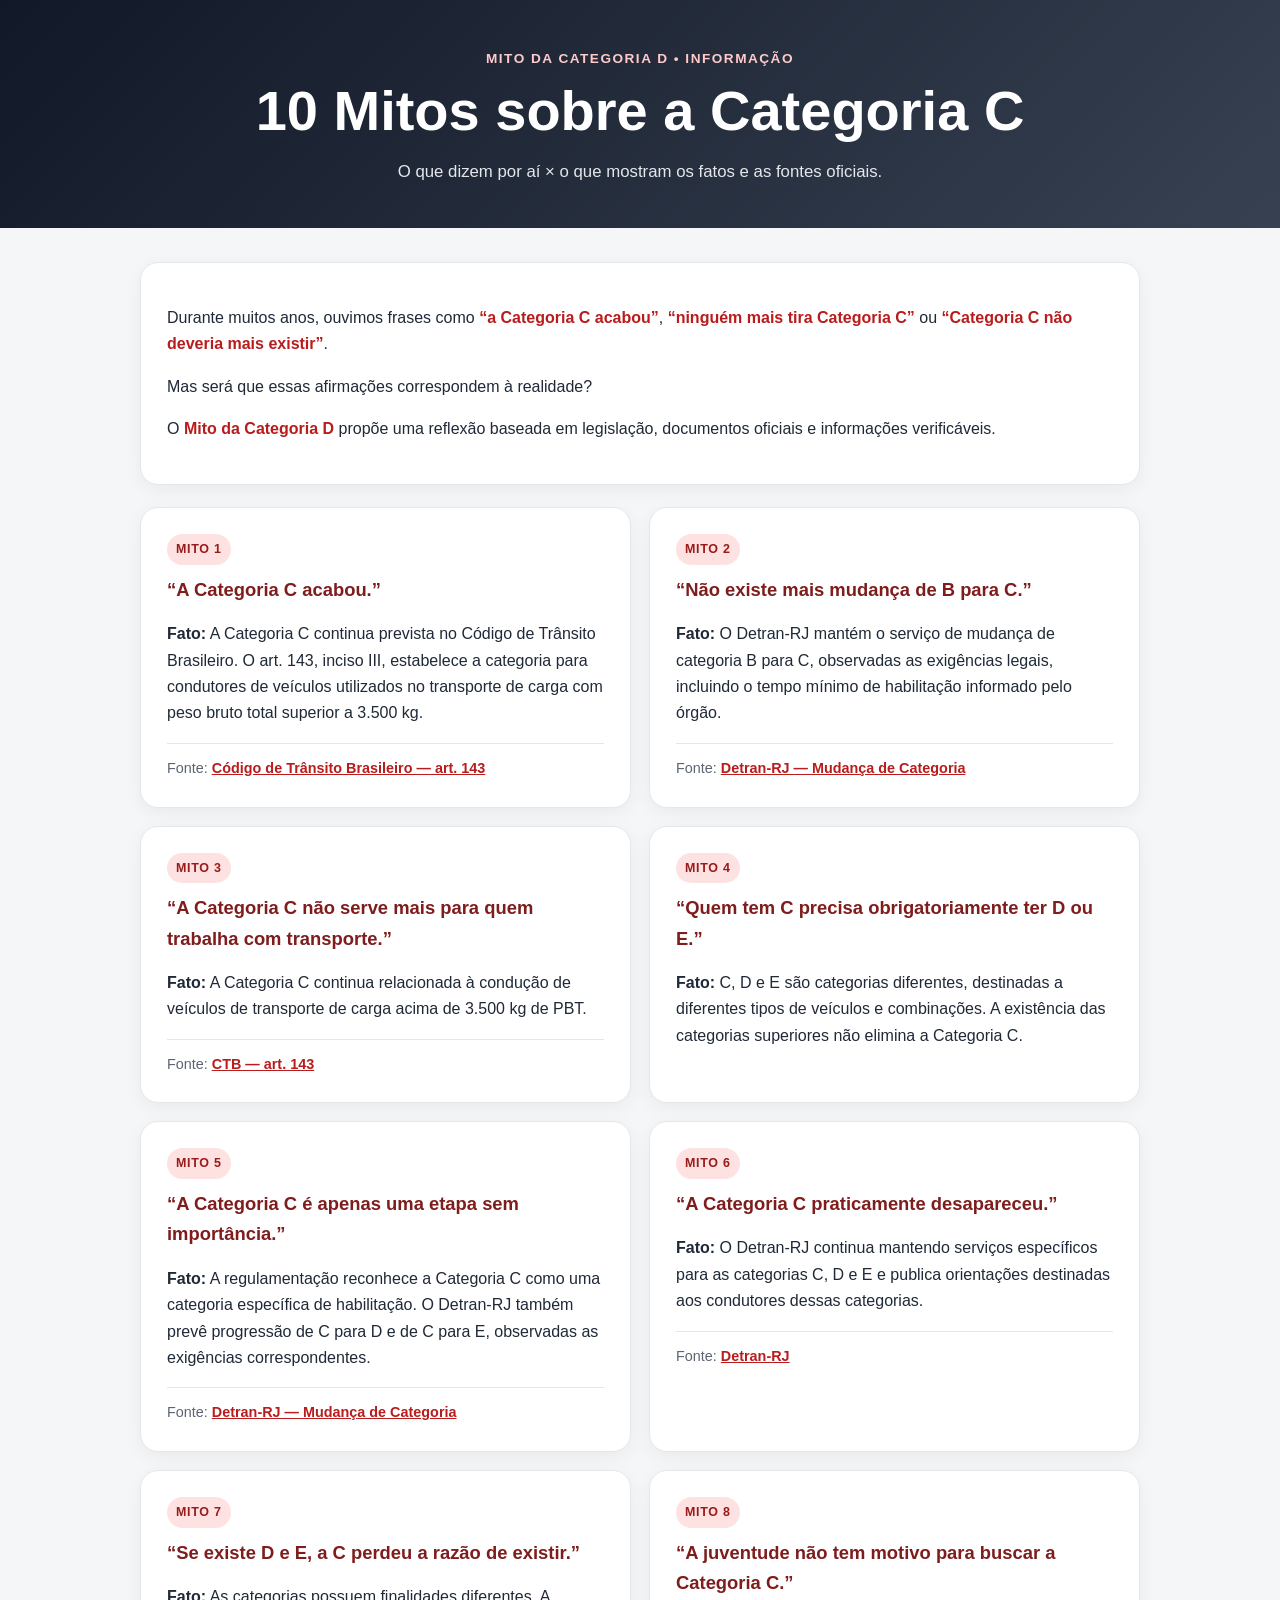
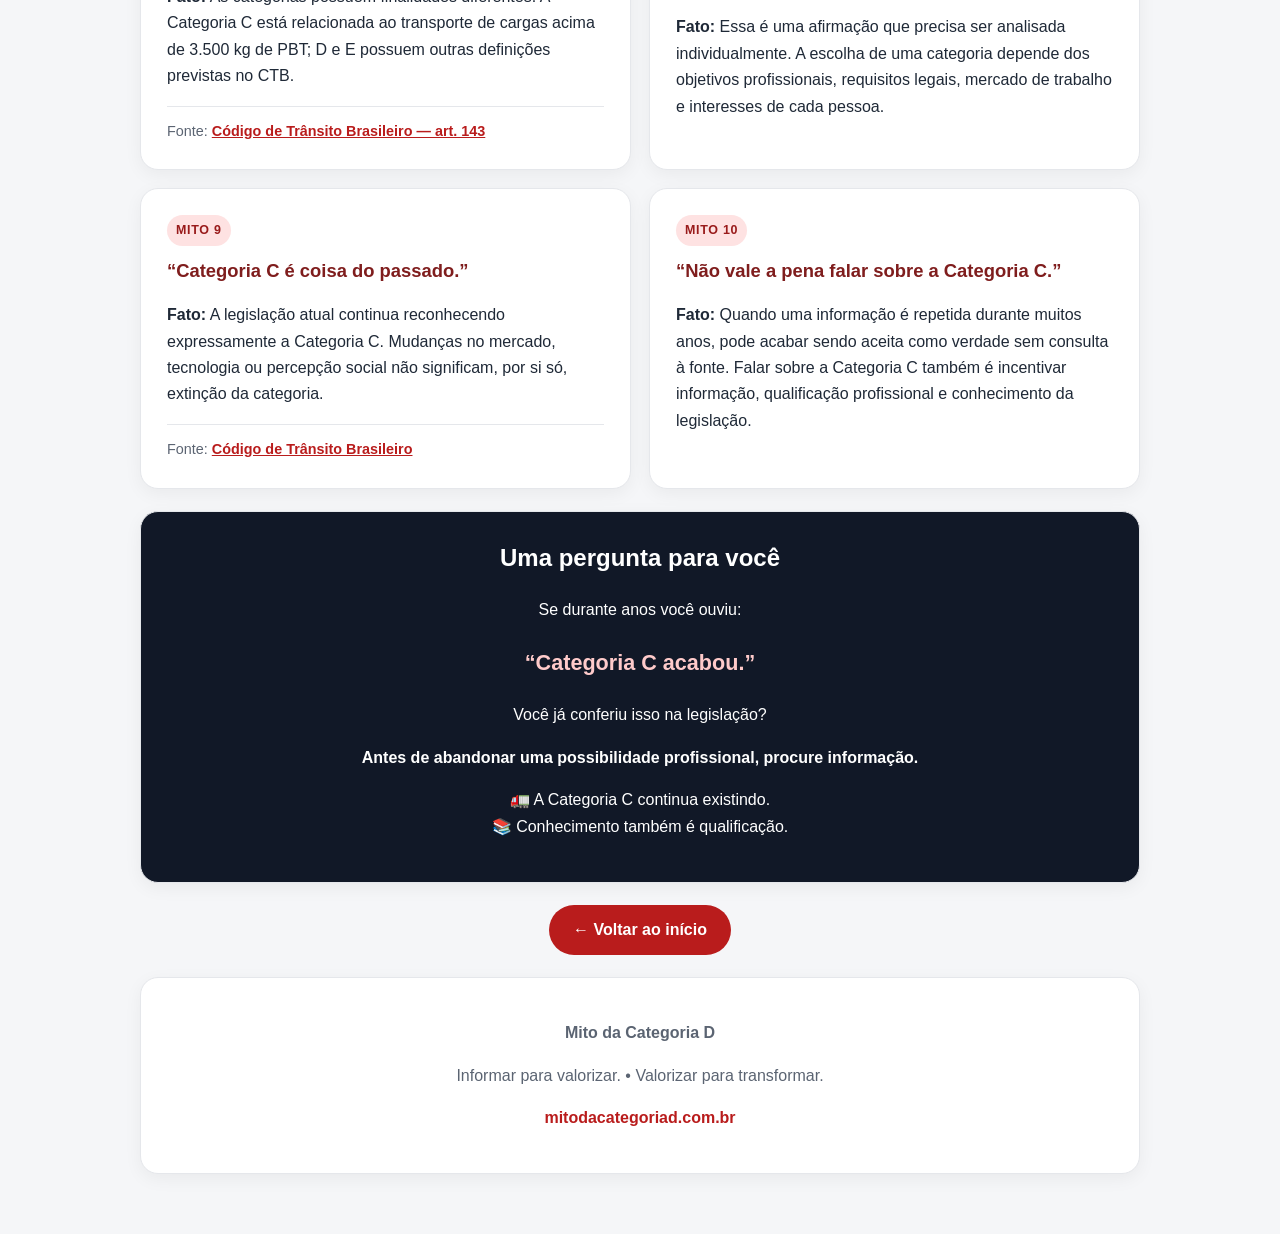
<file: 10-mitos-categoria-c.html>
<!DOCTYPE html>
<html lang="pt-BR">
<head>
  <meta charset="UTF-8">
  <meta name="viewport" content="width=device-width, initial-scale=1.0">
  <meta name="description" content="10 mitos sobre a Categoria C: informações e fontes oficiais para ajudar a diferenciar percepção, opinião e legislação.">
  <title>10 Mitos sobre a Categoria C | Mito da Categoria D</title>
  <style>
    :root {
      --bg: #f5f6f8;
      --card: #ffffff;
      --text: #1f2937;
      --muted: #5b6472;
      --accent: #b91c1c;
      --accent-dark: #7f1d1d;
      --border: #e5e7eb;
    }
    * { box-sizing: border-box; }
    body {
      margin: 0;
      font-family: Arial, Helvetica, sans-serif;
      background: var(--bg);
      color: var(--text);
      line-height: 1.65;
    }
    header {
      background: linear-gradient(135deg, #111827, #374151);
      color: white;
      padding: 48px 20px 42px;
      text-align: center;
    }
    header .eyebrow {
      color: #fecaca;
      font-weight: 700;
      letter-spacing: 1.5px;
      font-size: .85rem;
      text-transform: uppercase;
    }
    header h1 {
      margin: 10px auto;
      max-width: 900px;
      font-size: clamp(2rem, 6vw, 3.5rem);
      line-height: 1.1;
    }
    header p {
      max-width: 760px;
      margin: 16px auto 0;
      color: #e5e7eb;
      font-size: 1.05rem;
    }
    main {
      width: min(1000px, calc(100% - 32px));
      margin: 34px auto 60px;
    }
    .intro, .myth, .question, footer {
      background: var(--card);
      border: 1px solid var(--border);
      border-radius: 18px;
      padding: 26px;
      box-shadow: 0 5px 18px rgba(0,0,0,.05);
    }
    .intro { margin-bottom: 22px; }
    .intro strong { color: var(--accent); }
    .grid {
      display: grid;
      grid-template-columns: repeat(2, minmax(0, 1fr));
      gap: 18px;
    }
    .myth h2 {
      margin-top: 0;
      color: var(--accent-dark);
      font-size: 1.15rem;
    }
    .myth .label {
      display: inline-block;
      font-size: .78rem;
      font-weight: 700;
      text-transform: uppercase;
      letter-spacing: .7px;
      padding: 5px 9px;
      border-radius: 999px;
      background: #fee2e2;
      color: #991b1b;
      margin-bottom: 10px;
    }
    .source {
      margin-top: 15px;
      padding-top: 13px;
      border-top: 1px solid var(--border);
      color: var(--muted);
      font-size: .9rem;
    }
    .source a {
      color: var(--accent);
      font-weight: 700;
    }
    .question {
      margin-top: 22px;
      text-align: center;
      background: #111827;
      color: white;
    }
    .question h2 { margin-top: 0; }
    .question .highlight {
      font-size: 1.35rem;
      font-weight: 800;
      color: #fecaca;
    }
    footer {
      margin-top: 22px;
      text-align: center;
      color: var(--muted);
    }
    footer a {
      color: var(--accent);
      font-weight: 700;
      text-decoration: none;
    }
    .voltar-inicio {
      text-align: center;
      margin: 22px 0 0;
    }

    .voltar-inicio a {
      display: inline-block;
      padding: 12px 24px;
      background: var(--accent);
      color: white;
      text-decoration: none;
      border-radius: 25px;
      font-weight: 700;
      font-size: 1rem;
      transition: transform .2s ease, opacity .2s ease;
    }

    .voltar-inicio a:hover {
      transform: scale(1.04);
      opacity: .92;
    }

    @media (max-width: 720px) {
      main { width: min(100% - 20px, 1000px); }
      .grid { grid-template-columns: 1fr; }
      .intro, .myth, .question, footer { padding: 21px; }
    }
  </style>
</head>

<body>
  <header>
    <div class="eyebrow">Mito da Categoria D • Informação</div>
    <h1>10 Mitos sobre a Categoria C</h1>
    <p>O que dizem por aí × o que mostram os fatos e as fontes oficiais.</p>
  </header>

  <main>
    <section class="intro">
      <p>Durante muitos anos, ouvimos frases como <strong>“a Categoria C acabou”</strong>,
      <strong>“ninguém mais tira Categoria C”</strong> ou <strong>“Categoria C não deveria mais existir”</strong>.</p>
      <p>Mas será que essas afirmações correspondem à realidade?</p>
      <p>O <strong>Mito da Categoria D</strong> propõe uma reflexão baseada em legislação,
      documentos oficiais e informações verificáveis.</p>
    </section>

    <section class="grid">

      <article class="myth">
        <span class="label">Mito 1</span>
        <h2>“A Categoria C acabou.”</h2>
        <p><strong>Fato:</strong> A Categoria C continua prevista no Código de Trânsito Brasileiro.
        O art. 143, inciso III, estabelece a categoria para condutores de veículos utilizados no
        transporte de carga com peso bruto total superior a 3.500 kg.</p>
        <div class="source">Fonte: <a href="https://www.planalto.gov.br/ccivil_03/leis/l9503compilado.htm" target="_blank" rel="noopener">Código de Trânsito Brasileiro — art. 143</a></div>
      </article>

      <article class="myth">
        <span class="label">Mito 2</span>
        <h2>“Não existe mais mudança de B para C.”</h2>
        <p><strong>Fato:</strong> O Detran-RJ mantém o serviço de mudança de categoria B para C,
        observadas as exigências legais, incluindo o tempo mínimo de habilitação informado pelo órgão.</p>
        <div class="source">Fonte: <a href="https://www.detran.rj.gov.br/todos-os-servicos/servicos-hab/mudanca-de-categoria.html" target="_blank" rel="noopener">Detran-RJ — Mudança de Categoria</a></div>
      </article>

      <article class="myth">
        <span class="label">Mito 3</span>
        <h2>“A Categoria C não serve mais para quem trabalha com transporte.”</h2>
        <p><strong>Fato:</strong> A Categoria C continua relacionada à condução de veículos de
        transporte de carga acima de 3.500 kg de PBT.</p>
        <div class="source">Fonte: <a href="https://www.planalto.gov.br/ccivil_03/leis/l9503compilado.htm" target="_blank" rel="noopener">CTB — art. 143</a></div>
      </article>

      <article class="myth">
        <span class="label">Mito 4</span>
        <h2>“Quem tem C precisa obrigatoriamente ter D ou E.”</h2>
        <p><strong>Fato:</strong> C, D e E são categorias diferentes, destinadas a diferentes tipos
        de veículos e combinações. A existência das categorias superiores não elimina a Categoria C.</p>
      </article>

      <article class="myth">
        <span class="label">Mito 5</span>
        <h2>“A Categoria C é apenas uma etapa sem importância.”</h2>
        <p><strong>Fato:</strong> A regulamentação reconhece a Categoria C como uma categoria
        específica de habilitação. O Detran-RJ também prevê progressão de C para D e de C para E,
        observadas as exigências correspondentes.</p>
        <div class="source">Fonte: <a href="https://www.detran.rj.gov.br/todos-os-servicos/servicos-hab/mudanca-de-categoria.html" target="_blank" rel="noopener">Detran-RJ — Mudança de Categoria</a></div>
      </article>

      <article class="myth">
        <span class="label">Mito 6</span>
        <h2>“A Categoria C praticamente desapareceu.”</h2>
        <p><strong>Fato:</strong> O Detran-RJ continua mantendo serviços específicos para as
        categorias C, D e E e publica orientações destinadas aos condutores dessas categorias.</p>
        <div class="source">Fonte: <a href="https://www.detran.rj.gov.br/" target="_blank" rel="noopener">Detran-RJ</a></div>
      </article>

      <article class="myth">
        <span class="label">Mito 7</span>
        <h2>“Se existe D e E, a C perdeu a razão de existir.”</h2>
        <p><strong>Fato:</strong> As categorias possuem finalidades diferentes. A Categoria C está
        relacionada ao transporte de cargas acima de 3.500 kg de PBT; D e E possuem outras definições
        previstas no CTB.</p>
        <div class="source">Fonte: <a href="https://www.planalto.gov.br/ccivil_03/leis/l9503compilado.htm" target="_blank" rel="noopener">Código de Trânsito Brasileiro — art. 143</a></div>
      </article>

      <article class="myth">
        <span class="label">Mito 8</span>
        <h2>“A juventude não tem motivo para buscar a Categoria C.”</h2>
        <p><strong>Fato:</strong> Essa é uma afirmação que precisa ser analisada individualmente.
        A escolha de uma categoria depende dos objetivos profissionais, requisitos legais, mercado
        de trabalho e interesses de cada pessoa.</p>
      </article>

      <article class="myth">
        <span class="label">Mito 9</span>
        <h2>“Categoria C é coisa do passado.”</h2>
        <p><strong>Fato:</strong> A legislação atual continua reconhecendo expressamente a Categoria C.
        Mudanças no mercado, tecnologia ou percepção social não significam, por si só, extinção da categoria.</p>
        <div class="source">Fonte: <a href="https://www.planalto.gov.br/ccivil_03/leis/l9503compilado.htm" target="_blank" rel="noopener">Código de Trânsito Brasileiro</a></div>
      </article>

      <article class="myth">
        <span class="label">Mito 10</span>
        <h2>“Não vale a pena falar sobre a Categoria C.”</h2>
        <p><strong>Fato:</strong> Quando uma informação é repetida durante muitos anos, pode acabar
        sendo aceita como verdade sem consulta à fonte. Falar sobre a Categoria C também é incentivar
        informação, qualificação profissional e conhecimento da legislação.</p>
      </article>

    </section>

    <section class="question">
      <h2>Uma pergunta para você</h2>
      <p>Se durante anos você ouviu:</p>
      <p class="highlight">“Categoria C acabou.”</p>
      <p>Você já conferiu isso na legislação?</p>
      <p><strong>Antes de abandonar uma possibilidade profissional, procure informação.</strong></p>
      <p>🚛 A Categoria C continua existindo.<br>
      📚 Conhecimento também é qualificação.</p>
    </section>

    <div class="voltar-inicio">
      <a href="index.html">← Voltar ao início</a>
    </div>

    <footer>
      <p><strong>Mito da Categoria D</strong></p>
      <p>Informar para valorizar. • Valorizar para transformar.</p>
      <p><a href="https://www.mitodacategoriad.com.br/" target="_blank" rel="noopener">mitodacategoriad.com.br</a></p>
    </footer>

  </main>
</body>
</html>
</file>
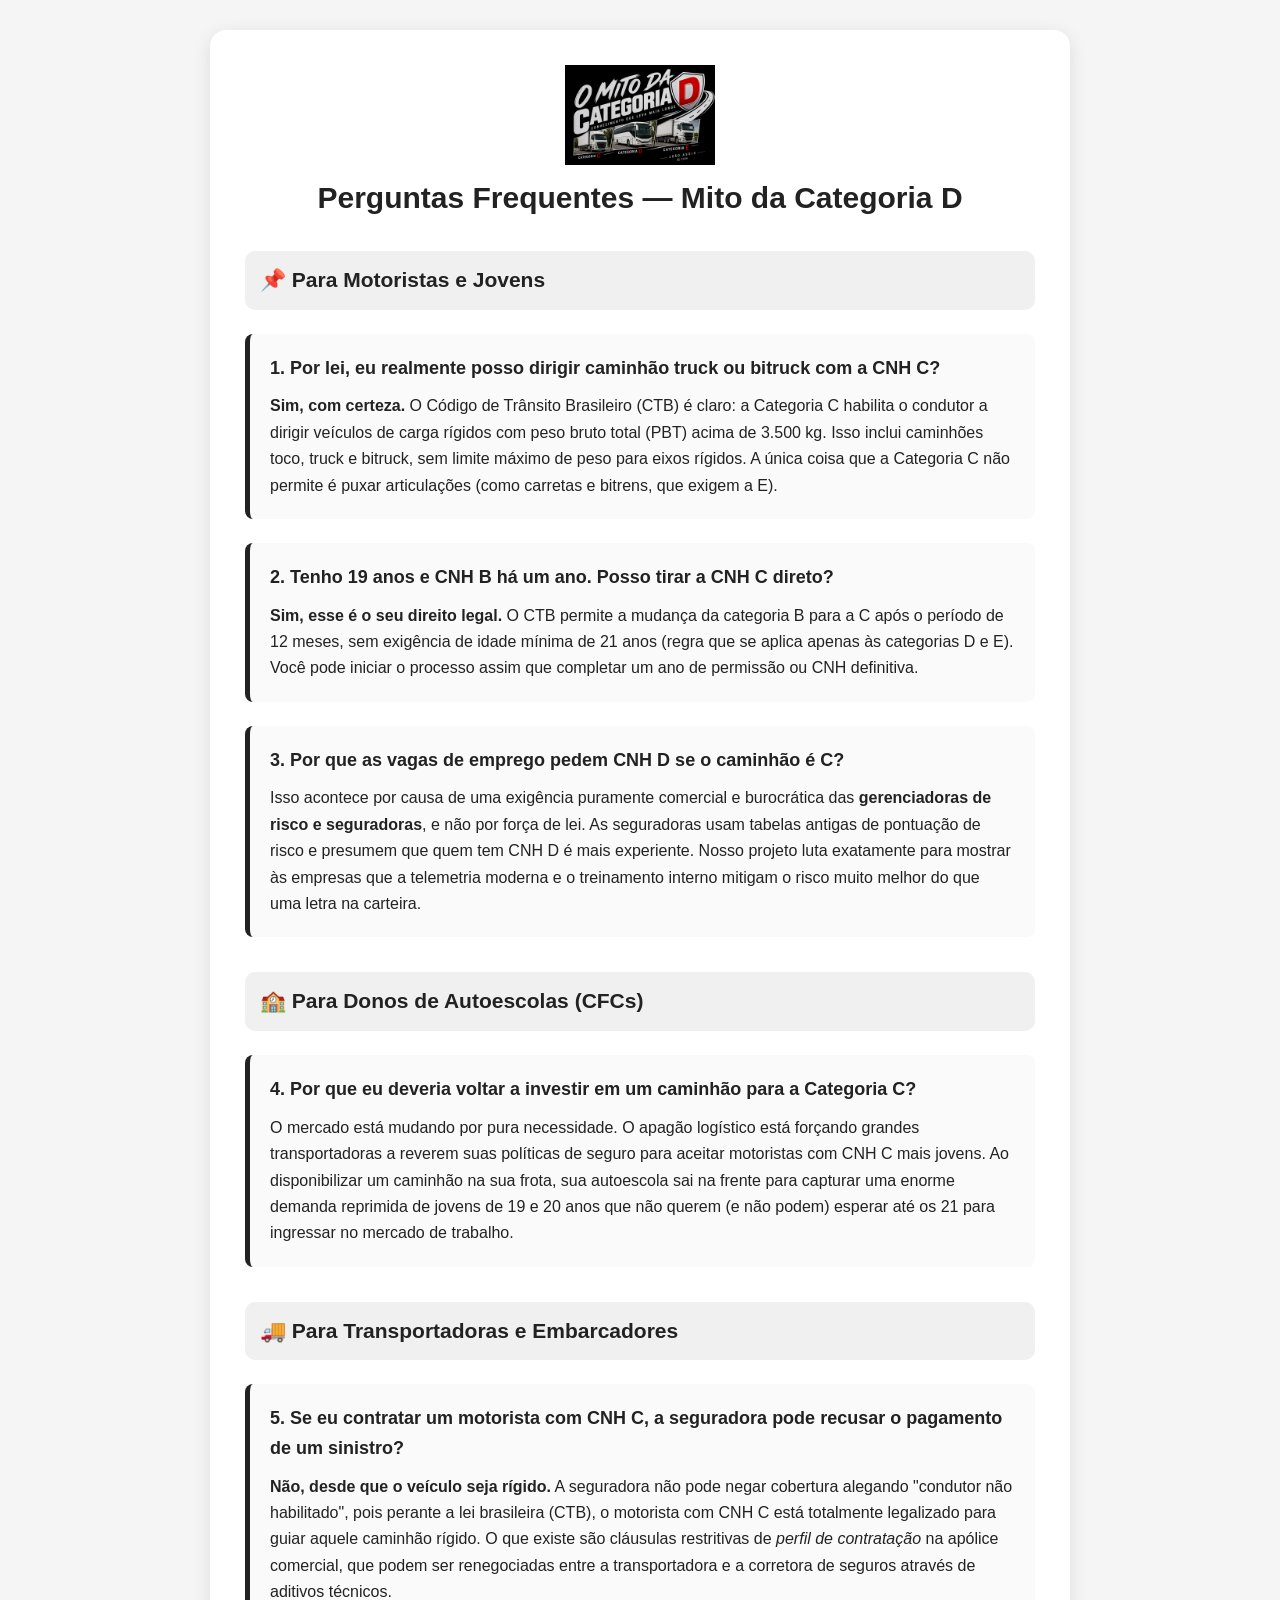
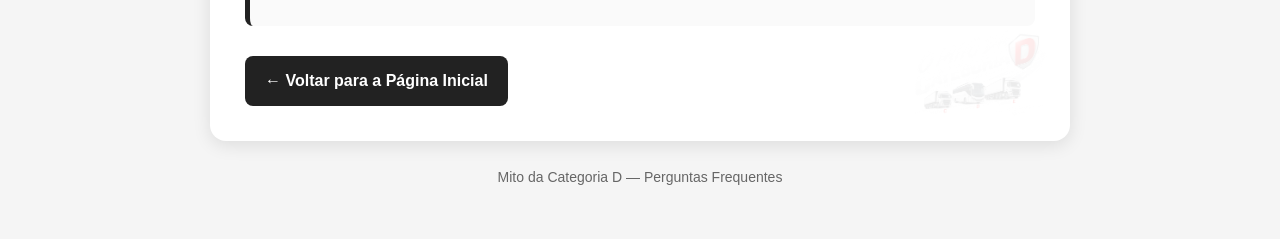
<file: faq.html>
<!DOCTYPE html>
<html lang="pt-BR">
<head>
<meta charset="UTF-8">
<meta name="viewport" content="width=device-width, initial-scale=1.0">
<title>Perguntas Frequentes (FAQ) — Mito da Categoria D</title>
<style>
*{box-sizing:border-box}
body{
  margin:0;
  font-family:Arial,Helvetica,sans-serif;
  background:#f5f5f5;
  color:#222;
  line-height:1.65;
}
.container{
  max-width:900px;
  margin:0 auto;
  padding:30px 20px 50px;
}
.card{
  position:relative;
  overflow:hidden;
  background:#fff;
  border-radius:16px;
  padding:35px;
  box-shadow:0 4px 18px rgba(0,0,0,.10);
}
.watermark{
  position:absolute;
  right:20px;
  bottom:20px;
  width:180px;
  opacity:.08;
  pointer-events:none;
}
.logo{
  display:block;
  max-width:150px;
  max-height:100px;
  margin:0 auto 15px;
  object-fit:contain;
}
h1{
  text-align:center;
  margin:10px 0 30px;
  font-size:30px;
  line-height:1.2;
}
h2{
  margin-top:35px;
  padding:12px 15px;
  border-radius:10px;
  background:#f0f0f0;
  font-size:21px;
}
.question{
  margin-top:24px;
  padding:20px;
  border-left:5px solid #222;
  background:#fafafa;
  border-radius:8px;
}
h3{
  margin:0 0 10px;
  font-size:18px;
}
.answer{margin:0}
strong{font-weight:700}
.back{
  display:inline-block;
  margin-top:30px;
  padding:12px 20px;
  background:#222;
  color:#fff;
  text-decoration:none;
  border-radius:8px;
  font-weight:bold;
}
footer{
  text-align:center;
  margin-top:25px;
  font-size:14px;
  color:#666;
}
@media(max-width:600px){
  .container{padding:15px 10px 30px}
  .card{padding:22px 16px}
  h1{font-size:24px}
  h2{font-size:18px}
  h3{font-size:16px}
  .question{padding:15px}
  .watermark{width:130px;right:10px;bottom:10px}
}
</style>
</head>
<body>
<div class="container">
  <main class="card">
    <img src="logo.png" alt="Mito da Categoria D" class="logo">

    <h1>Perguntas Frequentes — Mito da Categoria D</h1>

    <h2>📌 Para Motoristas e Jovens</h2>

    <section class="question">
      <h3>1. Por lei, eu realmente posso dirigir caminhão truck ou bitruck com a CNH C?</h3>
      <p class="answer"><strong>Sim, com certeza.</strong> O Código de Trânsito Brasileiro (CTB) é claro: a Categoria C habilita o condutor a dirigir veículos de carga rígidos com peso bruto total (PBT) acima de 3.500 kg. Isso inclui caminhões toco, truck e bitruck, sem limite máximo de peso para eixos rígidos. A única coisa que a Categoria C não permite é puxar articulações (como carretas e bitrens, que exigem a E).</p>
    </section>

    <section class="question">
      <h3>2. Tenho 19 anos e CNH B há um ano. Posso tirar a CNH C direto?</h3>
      <p class="answer"><strong>Sim, esse é o seu direito legal.</strong> O CTB permite a mudança da categoria B para a C após o período de 12 meses, sem exigência de idade mínima de 21 anos (regra que se aplica apenas às categorias D e E). Você pode iniciar o processo assim que completar um ano de permissão ou CNH definitiva.</p>
    </section>

    <section class="question">
      <h3>3. Por que as vagas de emprego pedem CNH D se o caminhão é C?</h3>
      <p class="answer">Isso acontece por causa de uma exigência puramente comercial e burocrática das <strong>gerenciadoras de risco e seguradoras</strong>, e não por força de lei. As seguradoras usam tabelas antigas de pontuação de risco e presumem que quem tem CNH D é mais experiente. Nosso projeto luta exatamente para mostrar às empresas que a telemetria moderna e o treinamento interno mitigam o risco muito melhor do que uma letra na carteira.</p>
    </section>

    <h2>🏫 Para Donos de Autoescolas (CFCs)</h2>

    <section class="question">
      <h3>4. Por que eu deveria voltar a investir em um caminhão para a Categoria C?</h3>
      <p class="answer">O mercado está mudando por pura necessidade. O apagão logístico está forçando grandes transportadoras a reverem suas políticas de seguro para aceitar motoristas com CNH C mais jovens. Ao disponibilizar um caminhão na sua frota, sua autoescola sai na frente para capturar uma enorme demanda reprimida de jovens de 19 e 20 anos que não querem (e não podem) esperar até os 21 para ingressar no mercado de trabalho.</p>
    </section>

    <h2>🚚 Para Transportadoras e Embarcadores</h2>

    <section class="question">
      <h3>5. Se eu contratar um motorista com CNH C, a seguradora pode recusar o pagamento de um sinistro?</h3>
      <p class="answer"><strong>Não, desde que o veículo seja rígido.</strong> A seguradora não pode negar cobertura alegando "condutor não habilitado", pois perante a lei brasileira (CTB), o motorista com CNH C está totalmente legalizado para guiar aquele caminhão rígido. O que existe são cláusulas restritivas de <em>perfil de contratação</em> na apólice comercial, que podem ser renegociadas entre a transportadora e a corretora de seguros através de aditivos técnicos.</p>
    </section>

    <a class="back" href="index.html">← Voltar para a Página Inicial</a>

    <img src="marca-dagua.png" alt="" class="watermark">
  </main>

  <footer>
    Mito da Categoria D — Perguntas Frequentes
  </footer>
</div>
</body>
</html>
</file>
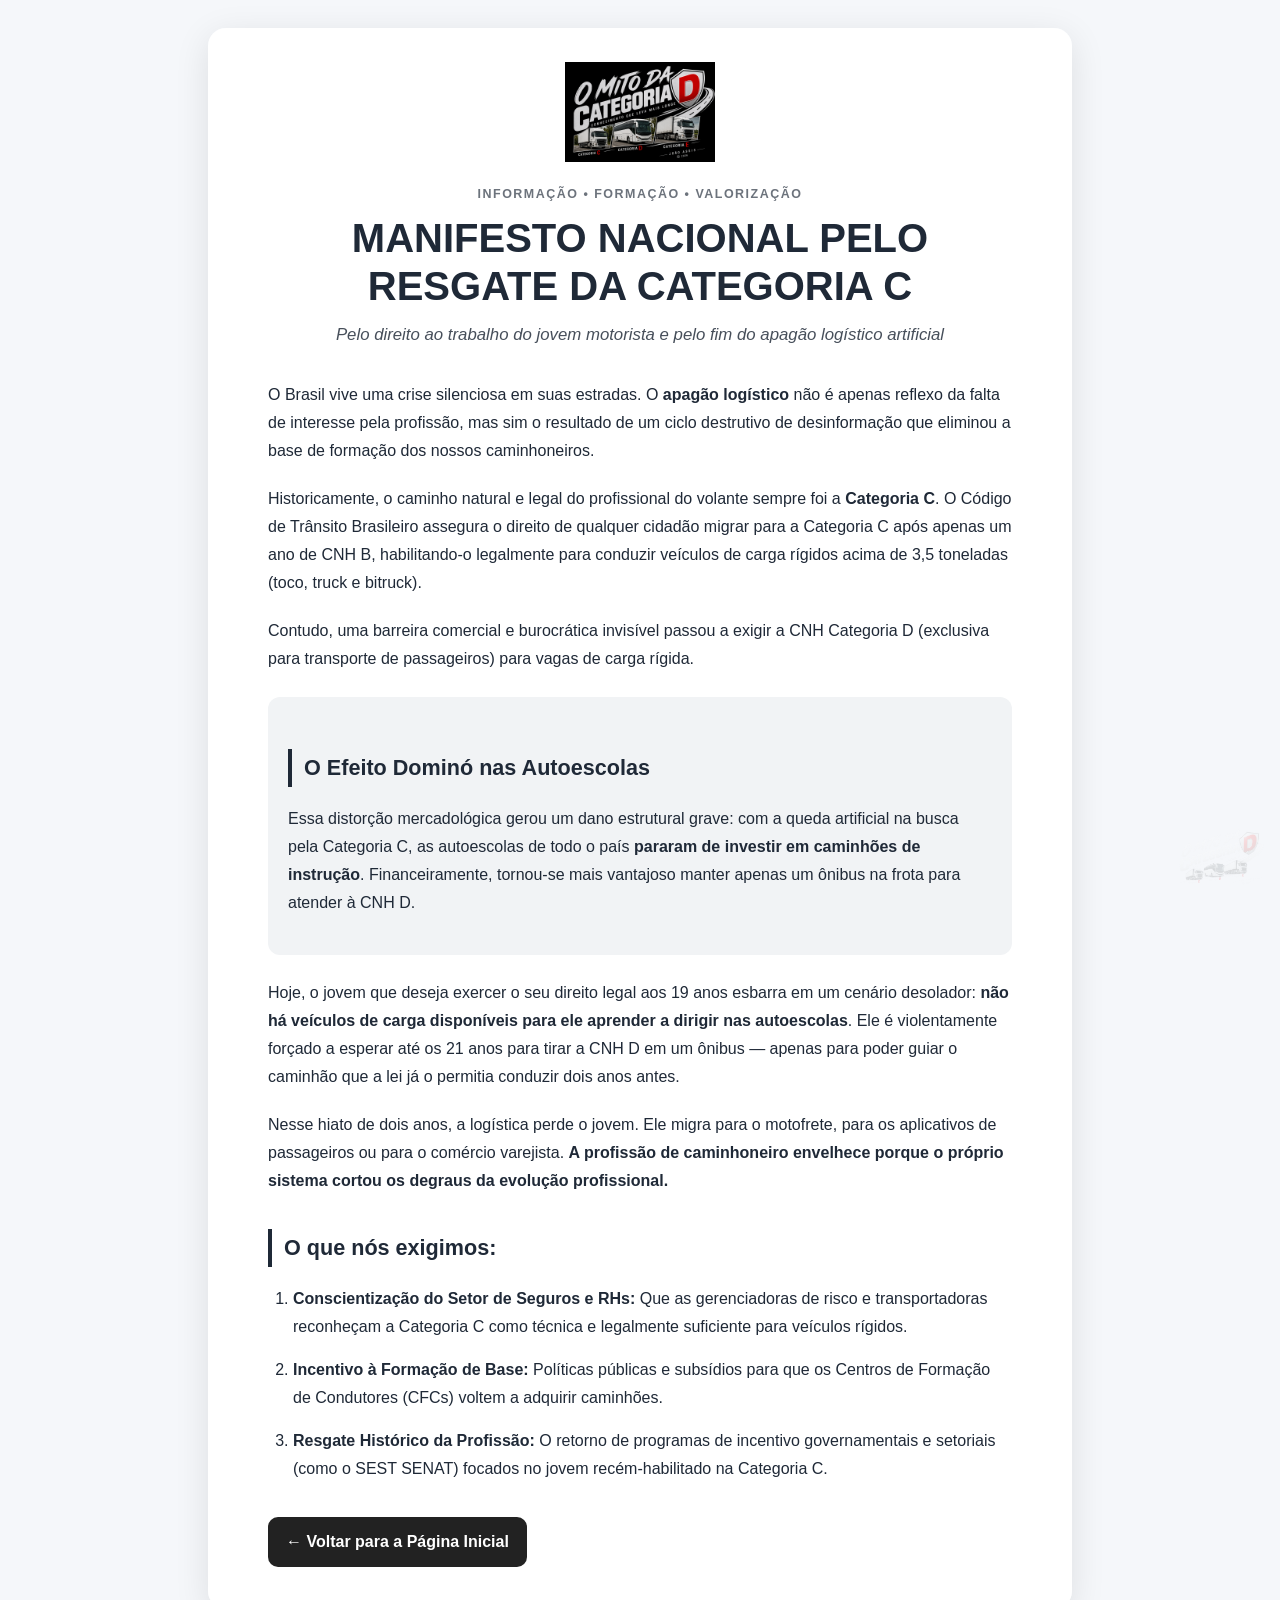
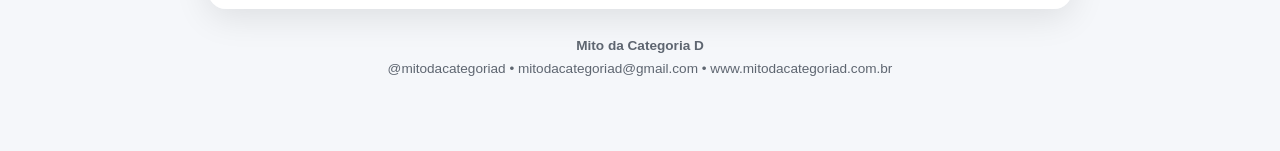
<file: manifesto.html>
<!DOCTYPE html>
<html lang="pt-BR">
<head>
  <meta charset="UTF-8">
  <meta name="viewport" content="width=device-width, initial-scale=1.0">
  <title>Nosso Manifesto | Mito da Categoria D</title>
  <meta name="description" content="Manifesto Nacional pelo Resgate da Categoria C — Mito da Categoria D.">
  <style>
    * { box-sizing: border-box; }
    body {
      margin: 0;
      font-family: Arial, Helvetica, sans-serif;
      color: #1f2937;
      background: #f5f7fa;
      line-height: 1.75;
    }
    .page {
      position: relative;
      max-width: 900px;
      margin: 0 auto;
      padding: 28px 18px 70px;
      min-height: 100vh;
    }
    .paper {
      position: relative;
      overflow: hidden;
      background: rgba(255,255,255,.96);
      border-radius: 18px;
      padding: 34px clamp(22px, 5vw, 60px) 42px;
      box-shadow: 0 8px 35px rgba(0,0,0,.10);
    }
    .logo {
      display: block;
      width: min(220px, 65%);
      max-height: 100px;
      object-fit: contain;
      margin: 0 auto 22px;
    }
    .eyebrow {
      text-align: center;
      text-transform: uppercase;
      letter-spacing: .12em;
      font-size: .78rem;
      font-weight: 700;
      opacity: .65;
      margin-bottom: 8px;
    }
    h1 {
      text-align: center;
      font-size: clamp(1.65rem, 4vw, 2.5rem);
      line-height: 1.2;
      margin: 0 0 10px;
    }
    .subtitle {
      text-align: center;
      font-size: 1.05rem;
      font-style: italic;
      margin: 0 auto 32px;
      max-width: 720px;
      opacity: .82;
    }
    h2 {
      font-size: 1.35rem;
      margin-top: 34px;
      padding-left: 12px;
      border-left: 4px solid currentColor;
    }
    p { margin: 0 0 20px; }
    ol { padding-left: 25px; }
    li { margin-bottom: 15px; }
    .highlight {
      padding: 18px 20px;
      border-radius: 12px;
      background: #f1f3f5;
      margin: 24px 0;
    }
    .back-btn {
      display: inline-block;
      margin-top: 18px;
      padding: 11px 18px;
      border-radius: 10px;
      background: #222;
      color: #fff;
      text-decoration: none;
      font-weight: 700;
    }
    .back-btn:hover { opacity: .88; }
    .watermark {
      position: fixed;
      right: 14px;
      bottom: 12px;
      width: 115px;
      max-width: 25vw;
      opacity: .12;
      pointer-events: none;
      z-index: 0;
    }
    .footer {
      text-align: center;
      margin-top: 25px;
      font-size: .85rem;
      opacity: .7;
    }
    @media (max-width: 600px) {
      .page { padding: 12px 10px 55px; }
      .paper { padding: 25px 19px 30px; border-radius: 14px; }
      body { line-height: 1.65; }
    }
  </style>
</head>
<body>
  <main class="page">
    <section class="paper">
      <img class="logo" src="logo.png" alt="Logo do projeto Mito da Categoria D">
      <div class="eyebrow">Informação • Formação • Valorização</div>

      <h1>MANIFESTO NACIONAL PELO RESGATE DA CATEGORIA C</h1>
      <p class="subtitle">Pelo direito ao trabalho do jovem motorista e pelo fim do apagão logístico artificial</p>

      <p>O Brasil vive uma crise silenciosa em suas estradas. O <strong>apagão logístico</strong> não é apenas reflexo da falta de interesse pela profissão, mas sim o resultado de um ciclo destrutivo de desinformação que eliminou a base de formação dos nossos caminhoneiros.</p>

      <p>Historicamente, o caminho natural e legal do profissional do volante sempre foi a <strong>Categoria C</strong>. O Código de Trânsito Brasileiro assegura o direito de qualquer cidadão migrar para a Categoria C após apenas um ano de CNH B, habilitando-o legalmente para conduzir veículos de carga rígidos acima de 3,5 toneladas (toco, truck e bitruck).</p>

      <p>Contudo, uma barreira comercial e burocrática invisível passou a exigir a CNH Categoria D (exclusiva para transporte de passageiros) para vagas de carga rígida.</p>

      <div class="highlight">
        <h2>O Efeito Dominó nas Autoescolas</h2>
        <p>Essa distorção mercadológica gerou um dano estrutural grave: com a queda artificial na busca pela Categoria C, as autoescolas de todo o país <strong>pararam de investir em caminhões de instrução</strong>. Financeiramente, tornou-se mais vantajoso manter apenas um ônibus na frota para atender à CNH D.</p>
      </div>

      <p>Hoje, o jovem que deseja exercer o seu direito legal aos 19 anos esbarra em um cenário desolador: <strong>não há veículos de carga disponíveis para ele aprender a dirigir nas autoescolas</strong>. Ele é violentamente forçado a esperar até os 21 anos para tirar a CNH D em um ônibus — apenas para poder guiar o caminhão que a lei já o permitia conduzir dois anos antes.</p>

      <p>Nesse hiato de dois anos, a logística perde o jovem. Ele migra para o motofrete, para os aplicativos de passageiros ou para o comércio varejista. <strong>A profissão de caminhoneiro envelhece porque o próprio sistema cortou os degraus da evolução profissional.</strong></p>

      <h2>O que nós exigimos:</h2>
      <ol>
        <li><strong>Conscientização do Setor de Seguros e RHs:</strong> Que as gerenciadoras de risco e transportadoras reconheçam a Categoria C como técnica e legalmente suficiente para veículos rígidos.</li>
        <li><strong>Incentivo à Formação de Base:</strong> Políticas públicas e subsídios para que os Centros de Formação de Condutores (CFCs) voltem a adquirir caminhões.</li>
        <li><strong>Resgate Histórico da Profissão:</strong> O retorno de programas de incentivo governamentais e setoriais (como o SEST SENAT) focados no jovem recém-habilitado na Categoria C.</li>
      </ol>

      <a class="back-btn" href="index.html">← Voltar para a Página Inicial</a>
    </section>

    <div class="footer">
      <strong>Mito da Categoria D</strong><br>
      @mitodacategoriad • mitodacategoriad@gmail.com • www.mitodacategoriad.com.br
    </div>
  </main>

  <img class="watermark" src="marca-dagua.png" alt="" aria-hidden="true">
</body>
</html>
</file>
